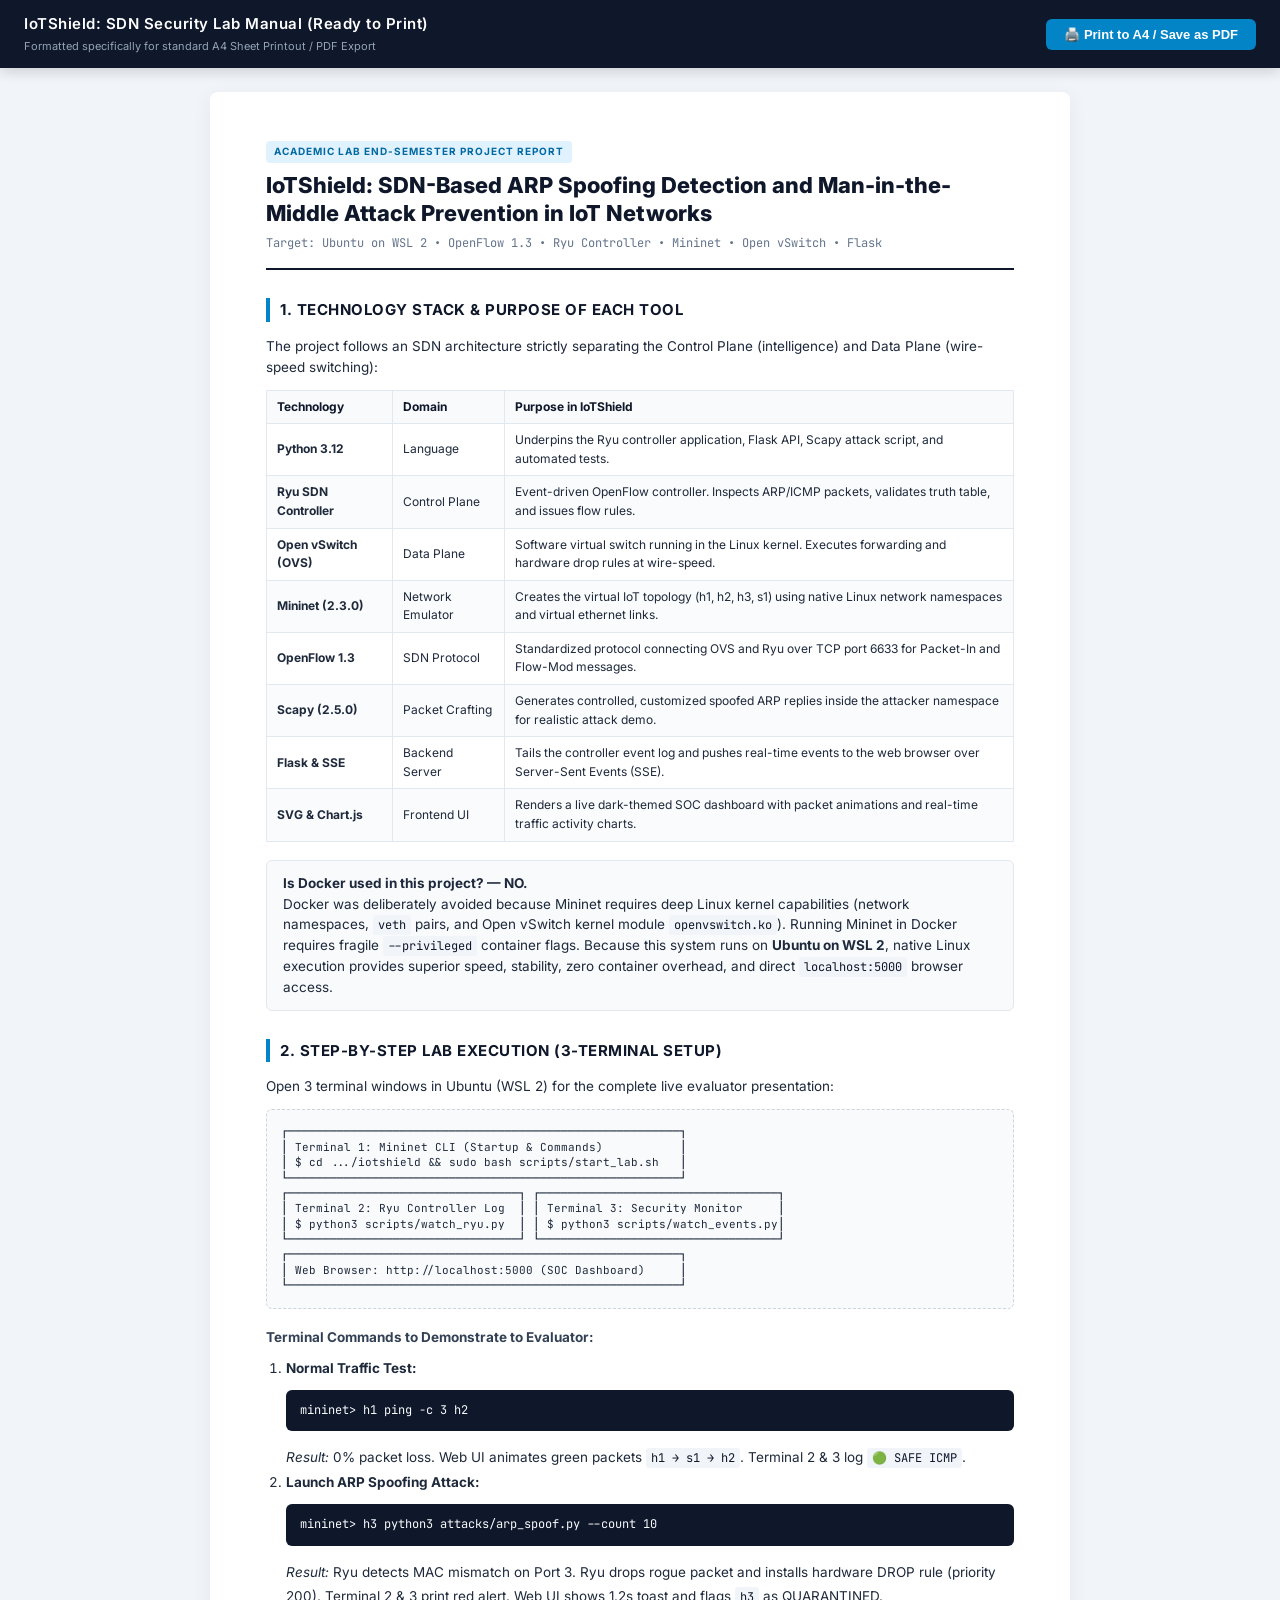
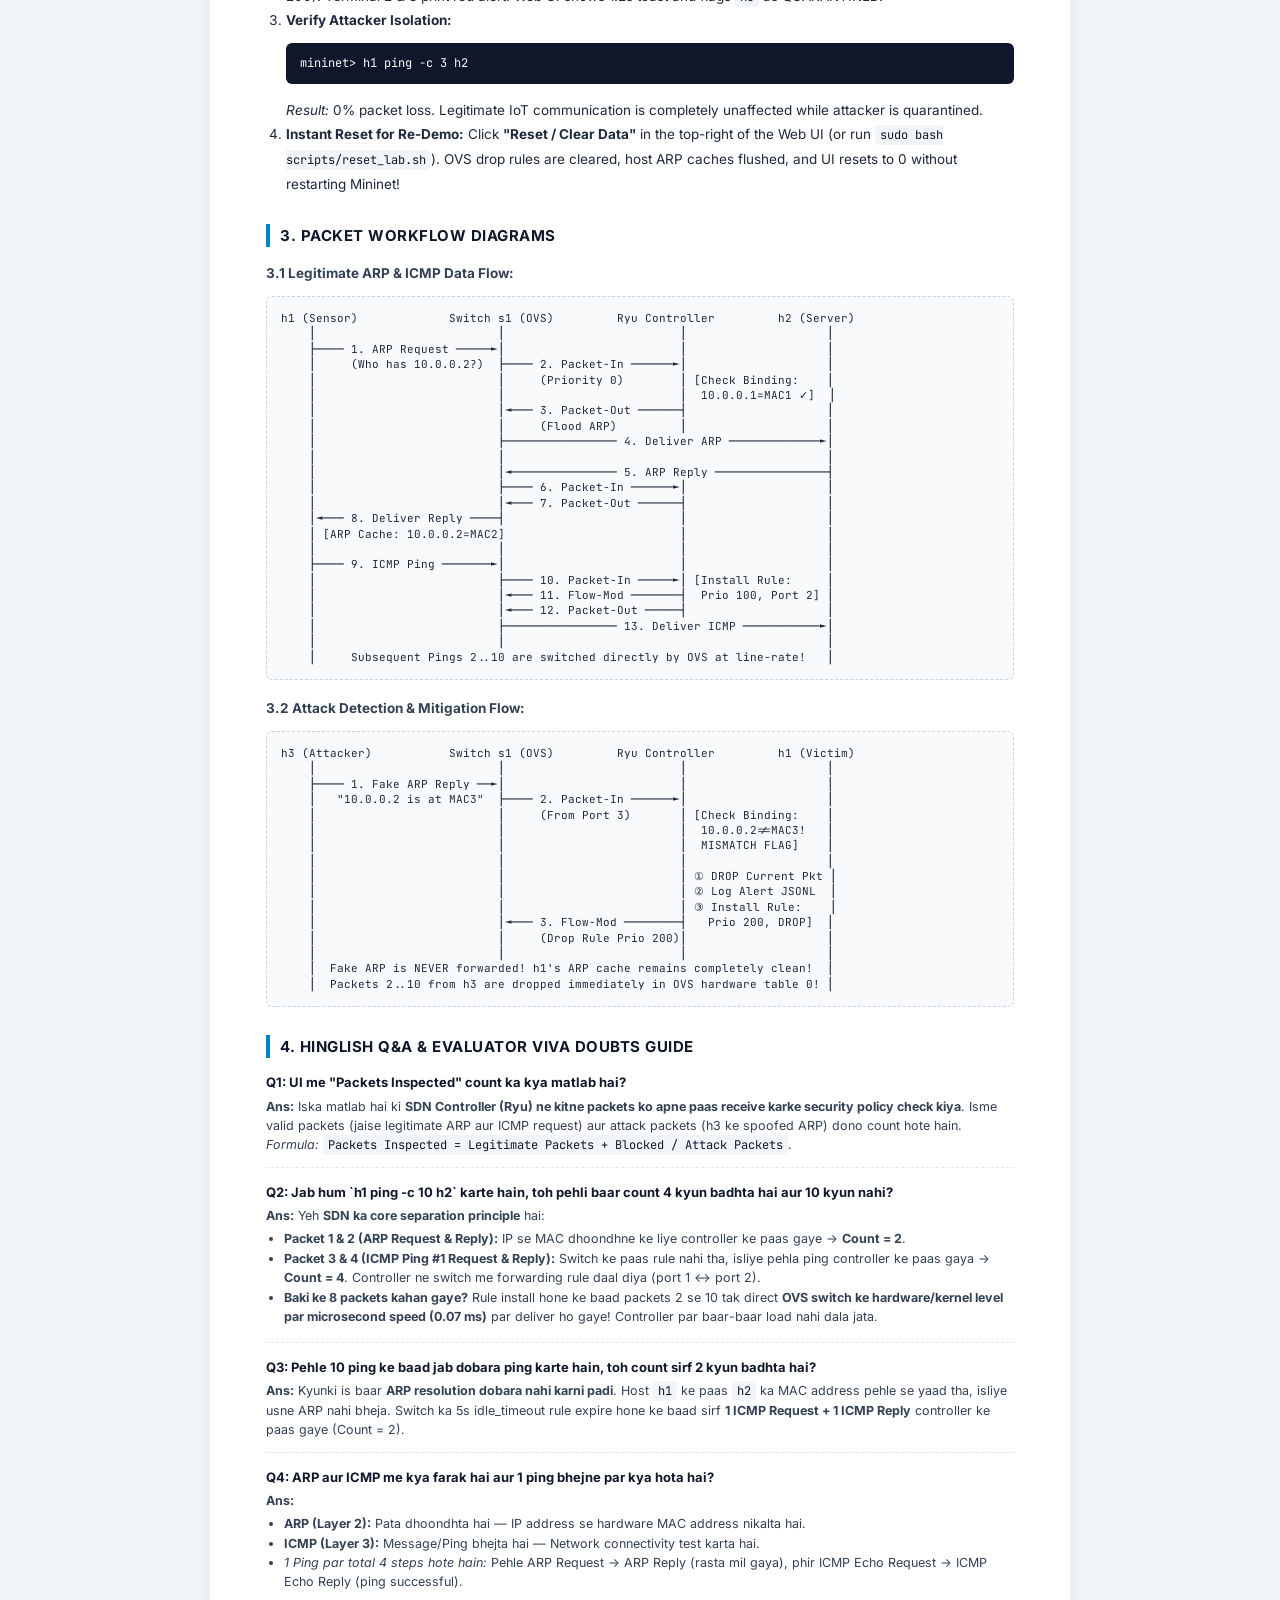
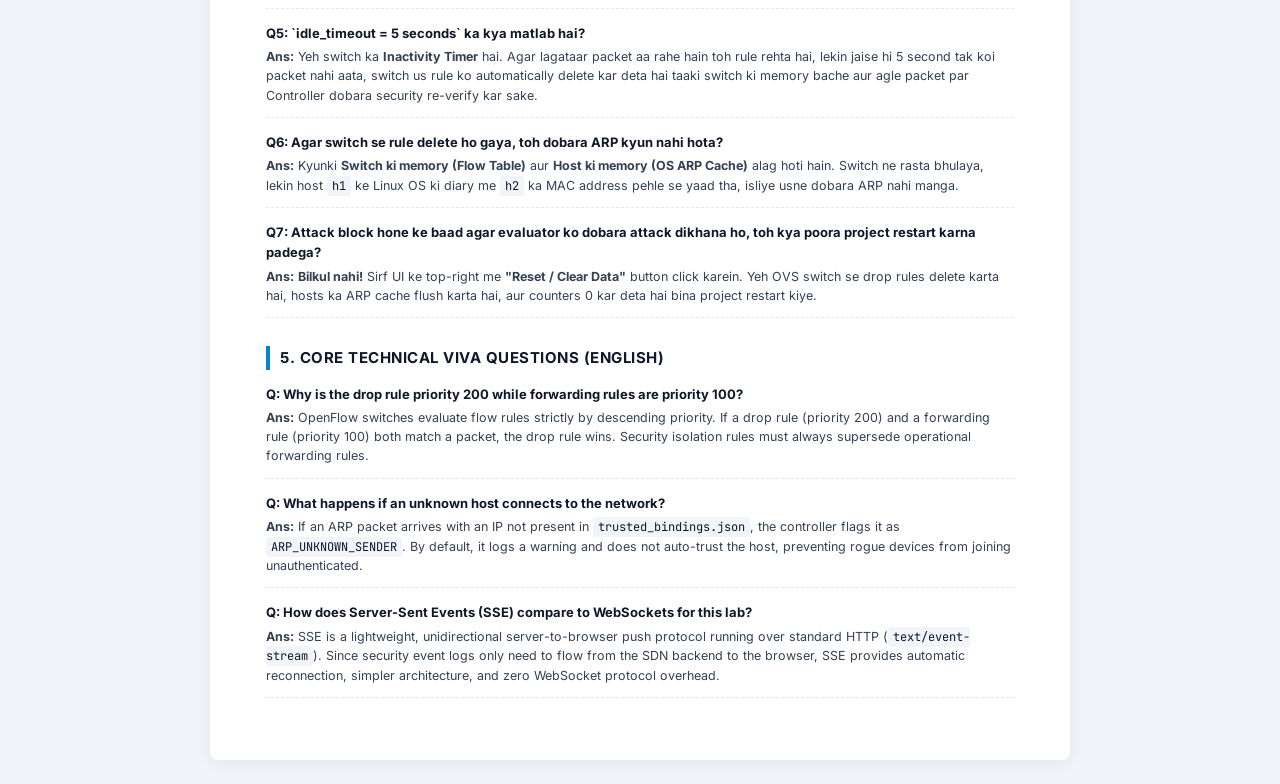
<file: iotshield/docs/manual_print.html>
<!DOCTYPE html>
<html lang="en">
<head>
  <meta charset="UTF-8" />
  <meta name="viewport" content="width=device-width, initial-scale=1.0" />
  <title>IoTShield — Academic Lab Project Manual</title>
  <link rel="preconnect" href="https://fonts.googleapis.com">
  <link rel="preconnect" href="https://fonts.gstatic.com" crossorigin>
  <link href="https://fonts.googleapis.com/css2?family=Inter:wght@400;500;600;700;800&family=JetBrains+Mono:wght@400;600&display=swap" rel="stylesheet">
  <style>
    :root {
      --primary: #0f172a;
      --accent: #0284c7;
      --accent-dark: #0369a1;
      --success: #15803d;
      --danger: #b91c1c;
      --warning: #b45309;
      --border: #e2e8f0;
      --bg-alt: #f8fafc;
      --text: #1e293b;
      --text-muted: #64748b;
    }

    * {
      box-sizing: border-box;
      margin: 0;
      padding: 0;
    }

    body {
      font-family: 'Inter', -apple-system, BlinkMacSystemFont, 'Segoe UI', Roboto, sans-serif;
      color: var(--text);
      line-height: 1.55;
      background: #f1f5f9;
      font-size: 13.5px;
    }

    .no-print-bar {
      background: #0f172a;
      color: #fff;
      padding: 12px 24px;
      display: flex;
      justify-content: space-between;
      align-items: center;
      position: sticky;
      top: 0;
      z-index: 999;
      box-shadow: 0 4px 12px rgba(0,0,0,0.15);
    }

    .no-print-bar h2 {
      font-size: 15px;
      font-weight: 600;
      letter-spacing: 0.5px;
    }

    .btn-print {
      background: #0284c7;
      color: #fff;
      border: none;
      padding: 8px 18px;
      font-size: 13px;
      font-weight: 600;
      border-radius: 6px;
      cursor: pointer;
      display: flex;
      align-items: center;
      gap: 8px;
      transition: background 0.2s;
    }

    .btn-print:hover {
      background: #0369a1;
    }

    .page-container {
      max-width: 860px;
      margin: 24px auto;
      background: #fff;
      padding: 48px 56px;
      box-shadow: 0 4px 20px rgba(0,0,0,0.06);
      border-radius: 8px;
    }

    /* Print styles */
    @media print {
      body {
        background: #fff;
        font-size: 11pt;
      }
      .no-print-bar {
        display: none !important;
      }
      .page-container {
        max-width: 100%;
        margin: 0;
        padding: 0;
        box-shadow: none;
        border-radius: 0;
      }
      .page-break {
        page-break-before: always;
      }
      @page {
        size: A4;
        margin: 16mm 14mm 16mm 14mm;
      }
    }

    /* Header styling */
    header.doc-header {
      border-bottom: 2px solid var(--primary);
      padding-bottom: 16px;
      margin-bottom: 24px;
    }

    .badge-label {
      display: inline-block;
      font-size: 10px;
      font-weight: 700;
      letter-spacing: 1px;
      text-transform: uppercase;
      background: #e0f2fe;
      color: #0369a1;
      padding: 3px 8px;
      border-radius: 4px;
      margin-bottom: 8px;
    }

    h1.project-title {
      font-size: 22px;
      font-weight: 800;
      color: var(--primary);
      line-height: 1.3;
      margin-bottom: 6px;
    }

    .project-meta {
      font-size: 12px;
      color: var(--text-muted);
      font-family: 'JetBrains Mono', monospace;
    }

    h2.section-title {
      font-size: 15px;
      font-weight: 700;
      color: var(--primary);
      text-transform: uppercase;
      letter-spacing: 0.5px;
      border-left: 4px solid var(--accent);
      padding-left: 10px;
      margin: 28px 0 14px 0;
    }

    h3.sub-title {
      font-size: 13.5px;
      font-weight: 700;
      color: #334155;
      margin: 16px 0 8px 0;
    }

    p {
      margin-bottom: 10px;
    }

    /* Tables */
    table.data-table {
      width: 100%;
      border-collapse: collapse;
      margin: 12px 0 18px 0;
      font-size: 12px;
    }

    table.data-table th, table.data-table td {
      border: 1px solid var(--border);
      padding: 7px 10px;
      text-align: left;
    }

    table.data-table th {
      background: var(--bg-alt);
      font-weight: 700;
      color: var(--primary);
    }

    table.data-table tr:nth-child(even) {
      background: #fafbfc;
    }

    /* Code boxes */
    pre, code {
      font-family: 'JetBrains Mono', monospace;
    }

    code {
      font-size: 12px;
      background: #f1f5f9;
      padding: 2px 5px;
      border-radius: 3px;
      color: #0f172a;
    }

    pre {
      background: #0f172a;
      color: #f8fafc;
      padding: 12px 14px;
      border-radius: 6px;
      font-size: 11.5px;
      line-height: 1.45;
      margin: 10px 0 14px 0;
      overflow-x: auto;
    }

    pre code {
      background: transparent;
      color: inherit;
      padding: 0;
    }

    /* Boxes */
    .info-card {
      background: #f8fafc;
      border: 1px solid #e2e8f0;
      border-radius: 6px;
      padding: 12px 16px;
      margin: 12px 0 16px 0;
    }

    .alert-card {
      border-left: 4px solid var(--danger);
      background: #fef2f2;
      padding: 10px 14px;
      border-radius: 4px;
      margin: 10px 0;
      color: #991b1b;
      font-size: 12.5px;
    }

    .success-card {
      border-left: 4px solid var(--success);
      background: #f0fdf4;
      padding: 10px 14px;
      border-radius: 4px;
      margin: 10px 0;
      color: #166534;
      font-size: 12.5px;
    }

    /* Diagram flow */
    .flow-diagram {
      background: #f8fafc;
      border: 1px dashed #cbd5e1;
      border-radius: 6px;
      padding: 14px;
      font-family: 'JetBrains Mono', monospace;
      font-size: 11px;
      line-height: 1.4;
      margin: 12px 0 18px 0;
      white-space: pre;
      overflow-x: auto;
    }

    /* Q&A section */
    .qa-item {
      margin-bottom: 14px;
      padding-bottom: 12px;
      border-bottom: 1px dashed #e2e8f0;
    }

    .qa-question {
      font-weight: 700;
      color: var(--primary);
      margin-bottom: 4px;
      font-size: 13px;
    }

    .qa-answer {
      color: #334155;
      font-size: 12.5px;
    }
  </style>
</head>
<body>

  <div class="no-print-bar">
    <div>
      <h2>IoTShield: SDN Security Lab Manual (Ready to Print)</h2>
      <span style="font-size: 11px; color: #94a3b8;">Formatted specifically for standard A4 Sheet Printout / PDF Export</span>
    </div>
    <button class="btn-print" onclick="window.print()">
      <span>🖨️ Print to A4 / Save as PDF</span>
    </button>
  </div>

  <div class="page-container">

    <!-- ─── HEADER ─────────────────────────────────────────────────────────── -->
    <header class="doc-header">
      <span class="badge-label">Academic Lab End-Semester Project Report</span>
      <h1 class="project-title">IoTShield: SDN-Based ARP Spoofing Detection and Man-in-the-Middle Attack Prevention in IoT Networks</h1>
      <div class="project-meta">
        Target: Ubuntu on WSL 2 &bull; OpenFlow 1.3 &bull; Ryu Controller &bull; Mininet &bull; Open vSwitch &bull; Flask
      </div>
    </header>

    <!-- ─── 1. ARCHITECTURE & TECH STACK ───────────────────────────────────── -->
    <h2 class="section-title">1. Technology Stack &amp; Purpose of Each Tool</h2>
    <p>The project follows an SDN architecture strictly separating the Control Plane (intelligence) and Data Plane (wire-speed switching):</p>

    <table class="data-table">
      <thead>
        <tr>
          <th>Technology</th>
          <th>Domain</th>
          <th>Purpose in IoTShield</th>
        </tr>
      </thead>
      <tbody>
        <tr>
          <td><strong>Python 3.12</strong></td>
          <td>Language</td>
          <td>Underpins the Ryu controller application, Flask API, Scapy attack script, and automated tests.</td>
        </tr>
        <tr>
          <td><strong>Ryu SDN Controller</strong></td>
          <td>Control Plane</td>
          <td>Event-driven OpenFlow controller. Inspects ARP/ICMP packets, validates truth table, and issues flow rules.</td>
        </tr>
        <tr>
          <td><strong>Open vSwitch (OVS)</strong></td>
          <td>Data Plane</td>
          <td>Software virtual switch running in the Linux kernel. Executes forwarding and hardware drop rules at wire-speed.</td>
        </tr>
        <tr>
          <td><strong>Mininet (2.3.0)</strong></td>
          <td>Network Emulator</td>
          <td>Creates the virtual IoT topology (h1, h2, h3, s1) using native Linux network namespaces and virtual ethernet links.</td>
        </tr>
        <tr>
          <td><strong>OpenFlow 1.3</strong></td>
          <td>SDN Protocol</td>
          <td>Standardized protocol connecting OVS and Ryu over TCP port 6633 for Packet-In and Flow-Mod messages.</td>
        </tr>
        <tr>
          <td><strong>Scapy (2.5.0)</strong></td>
          <td>Packet Crafting</td>
          <td>Generates controlled, customized spoofed ARP replies inside the attacker namespace for realistic attack demo.</td>
        </tr>
        <tr>
          <td><strong>Flask &amp; SSE</strong></td>
          <td>Backend Server</td>
          <td>Tails the controller event log and pushes real-time events to the web browser over Server-Sent Events (SSE).</td>
        </tr>
        <tr>
          <td><strong>SVG &amp; Chart.js</strong></td>
          <td>Frontend UI</td>
          <td>Renders a live dark-themed SOC dashboard with packet animations and real-time traffic activity charts.</td>
        </tr>
      </tbody>
    </table>

    <div class="info-card">
      <strong>Is Docker used in this project? &mdash; NO.</strong><br/>
      Docker was deliberately avoided because Mininet requires deep Linux kernel capabilities (network namespaces, <code>veth</code> pairs, and Open vSwitch kernel module <code>openvswitch.ko</code>). Running Mininet in Docker requires fragile <code>--privileged</code> container flags. Because this system runs on <strong>Ubuntu on WSL 2</strong>, native Linux execution provides superior speed, stability, zero container overhead, and direct <code>localhost:5000</code> browser access.
    </div>

    <!-- ─── 2. RUNNING THE LAB (3 TERMINALS) ─────────────────────────────────── -->
    <h2 class="section-title">2. Step-by-Step Lab Execution (3-Terminal Setup)</h2>
    <p>Open 3 terminal windows in Ubuntu (WSL 2) for the complete live evaluator presentation:</p>

    <div class="flow-diagram">┌────────────────────────────────────────────────────────┐
│ Terminal 1: Mininet CLI (Startup & Commands)           │
│ $ cd .../iotshield && sudo bash scripts/start_lab.sh   │
└────────────────────────────────────────────────────────┘
┌─────────────────────────────────┐ ┌──────────────────────────────────┐
│ Terminal 2: Ryu Controller Log  │ │ Terminal 3: Security Monitor     │
│ $ python3 scripts/watch_ryu.py  │ │ $ python3 scripts/watch_events.py│
└─────────────────────────────────┘ └──────────────────────────────────┘
┌────────────────────────────────────────────────────────┐
│ Web Browser: http://localhost:5000 (SOC Dashboard)     │
└────────────────────────────────────────────────────────┘</div>

    <h3 class="sub-title">Terminal Commands to Demonstrate to Evaluator:</h3>
    <ol style="margin-left: 20px; line-height: 1.8;">
      <li><strong>Normal Traffic Test:</strong>
        <pre><code>mininet> h1 ping -c 3 h2</code></pre>
        <em>Result:</em> 0% packet loss. Web UI animates green packets <code>h1 &rarr; s1 &rarr; h2</code>. Terminal 2 &amp; 3 log <code>🟢 SAFE ICMP</code>.
      </li>
      <li><strong>Launch ARP Spoofing Attack:</strong>
        <pre><code>mininet> h3 python3 attacks/arp_spoof.py --count 10</code></pre>
        <em>Result:</em> Ryu detects MAC mismatch on Port 3. Ryu drops rogue packet and installs hardware DROP rule (priority 200). Terminal 2 &amp; 3 print red alert. Web UI shows 1.2s toast and flags <code>h3</code> as QUARANTINED.
      </li>
      <li><strong>Verify Attacker Isolation:</strong>
        <pre><code>mininet> h1 ping -c 3 h2</code></pre>
        <em>Result:</em> 0% packet loss. Legitimate IoT communication is completely unaffected while attacker is quarantined.
      </li>
      <li><strong>Instant Reset for Re-Demo:</strong>
        Click <strong>"Reset / Clear Data"</strong> in the top-right of the Web UI (or run <code>sudo bash scripts/reset_lab.sh</code>). OVS drop rules are cleared, host ARP caches flushed, and UI resets to 0 without restarting Mininet!
      </li>
    </ol>

    <div class="page-break"></div>

    <!-- ─── 3. WORKFLOW DIAGRAMS ────────────────────────────────────────────── -->
    <h2 class="section-title">3. Packet Workflow Diagrams</h2>

    <h3 class="sub-title">3.1 Legitimate ARP &amp; ICMP Data Flow:</h3>
    <div class="flow-diagram">h1 (Sensor)             Switch s1 (OVS)         Ryu Controller         h2 (Server)
    │                          │                         │                    │
    ├──── 1. ARP Request ─────►│                         │                    │
    │     (Who has 10.0.0.2?)  ├──── 2. Packet-In ──────►│                    │
    │                          │     (Priority 0)        │ [Check Binding:    │
    │                          │                         │  10.0.0.1=MAC1 ✓]  │
    │                          │◄─── 3. Packet-Out ──────┤                    │
    │                          │     (Flood ARP)         │                    │
    │                          ├──────────────── 4. Deliver ARP ─────────────►│
    │                          │                                              │
    │                          │◄─────────────── 5. ARP Reply ────────────────┤
    │                          ├──── 6. Packet-In ──────►│                    │
    │                          │◄─── 7. Packet-Out ──────┤                    │
    │◄─── 8. Deliver Reply ────┤                         │                    │
    │ [ARP Cache: 10.0.0.2=MAC2]                         │                    │
    │                          │                         │                    │
    ├──── 9. ICMP Ping ───────►│                         │                    │
    │                          ├──── 10. Packet-In ─────►│ [Install Rule:     │
    │                          │◄─── 11. Flow-Mod ───────┤  Prio 100, Port 2] │
    │                          │◄─── 12. Packet-Out ─────┤                    │
    │                          ├──────────────── 13. Deliver ICMP ───────────►│
    │                          │                                              │
    │     Subsequent Pings 2..10 are switched directly by OVS at line-rate!   │</div>

    <h3 class="sub-title">3.2 Attack Detection &amp; Mitigation Flow:</h3>
    <div class="flow-diagram">h3 (Attacker)           Switch s1 (OVS)         Ryu Controller         h1 (Victim)
    │                          │                         │                    │
    ├──── 1. Fake ARP Reply ──►│                         │                    │
    │   "10.0.0.2 is at MAC3"  ├──── 2. Packet-In ──────►│                    │
    │                          │     (From Port 3)       │ [Check Binding:    │
    │                          │                         │  10.0.0.2!=MAC3!   │
    │                          │                         │  MISMATCH FLAG]    │
    │                          │                         │                    │
    │                          │                         │ ① DROP Current Pkt │
    │                          │                         │ ② Log Alert JSONL  │
    │                          │                         │ ③ Install Rule:    │
    │                          │◄─── 3. Flow-Mod ────────┤   Prio 200, DROP]  │
    │                          │     (Drop Rule Prio 200)│                    │
    │                          │                         │                    │
    │  Fake ARP is NEVER forwarded! h1's ARP cache remains completely clean!  │
    │  Packets 2..10 from h3 are dropped immediately in OVS hardware table 0! │</div>

    <!-- ─── 4. HINGLISH VIVA DOUBTS & Q&A ───────────────────────────────────── -->
    <h2 class="section-title">4. Hinglish Q&amp;A &amp; Evaluator Viva Doubts Guide</h2>

    <div class="qa-item">
      <div class="qa-question">Q1: UI me "Packets Inspected" count ka kya matlab hai?</div>
      <div class="qa-answer">
        <strong>Ans:</strong> Iska matlab hai ki <strong>SDN Controller (Ryu) ne kitne packets ko apne paas receive karke security policy check kiya</strong>. Isme valid packets (jaise legitimate ARP aur ICMP request) aur attack packets (h3 ke spoofed ARP) dono count hote hain.<br/>
        <em>Formula:</em> <code>Packets Inspected = Legitimate Packets + Blocked / Attack Packets</code>.
      </div>
    </div>

    <div class="qa-item">
      <div class="qa-question">Q2: Jab hum `h1 ping -c 10 h2` karte hain, toh pehli baar count 4 kyun badhta hai aur 10 kyun nahi?</div>
      <div class="qa-answer">
        <strong>Ans:</strong> Yeh <strong>SDN ka core separation principle</strong> hai:
        <ul style="margin: 4px 0 4px 18px;">
          <li><strong>Packet 1 &amp; 2 (ARP Request &amp; Reply):</strong> IP se MAC dhoondhne ke liye controller ke paas gaye &rarr; <strong>Count = 2</strong>.</li>
          <li><strong>Packet 3 &amp; 4 (ICMP Ping #1 Request &amp; Reply):</strong> Switch ke paas rule nahi tha, isliye pehla ping controller ke paas gaya &rarr; <strong>Count = 4</strong>. Controller ne switch me forwarding rule daal diya (port 1 &harr; port 2).</li>
          <li><strong>Baki ke 8 packets kahan gaye?</strong> Rule install hone ke baad packets 2 se 10 tak direct <strong>OVS switch ke hardware/kernel level par microsecond speed (0.07 ms)</strong> par deliver ho gaye! Controller par baar-baar load nahi dala jata.</li>
        </ul>
      </div>
    </div>

    <div class="qa-item">
      <div class="qa-question">Q3: Pehle 10 ping ke baad jab dobara ping karte hain, toh count sirf 2 kyun badhta hai?</div>
      <div class="qa-answer">
        <strong>Ans:</strong> Kyunki is baar <strong>ARP resolution dobara nahi karni padi</strong>. Host <code>h1</code> ke paas <code>h2</code> ka MAC address pehle se yaad tha, isliye usne ARP nahi bheja. Switch ka 5s idle_timeout rule expire hone ke baad sirf <strong>1 ICMP Request + 1 ICMP Reply</strong> controller ke paas gaye (Count = 2).
      </div>
    </div>

    <div class="qa-item">
      <div class="qa-question">Q4: ARP aur ICMP me kya farak hai aur 1 ping bhejne par kya hota hai?</div>
      <div class="qa-answer">
        <strong>Ans:</strong>
        <ul style="margin: 4px 0 4px 18px;">
          <li><strong>ARP (Layer 2):</strong> Pata dhoondhta hai &mdash; IP address se hardware MAC address nikalta hai.</li>
          <li><strong>ICMP (Layer 3):</strong> Message/Ping bhejta hai &mdash; Network connectivity test karta hai.</li>
          <li><em>1 Ping par total 4 steps hote hain:</em> Pehle ARP Request &rarr; ARP Reply (rasta mil gaya), phir ICMP Echo Request &rarr; ICMP Echo Reply (ping successful).</li>
        </ul>
      </div>
    </div>

    <div class="qa-item">
      <div class="qa-question">Q5: `idle_timeout = 5 seconds` ka kya matlab hai?</div>
      <div class="qa-answer">
        <strong>Ans:</strong> Yeh switch ka <strong>Inactivity Timer</strong> hai. Agar lagataar packet aa rahe hain toh rule rehta hai, lekin jaise hi 5 second tak koi packet nahi aata, switch us rule ko automatically delete kar deta hai taaki switch ki memory bache aur agle packet par Controller dobara security re-verify kar sake.
      </div>
    </div>

    <div class="qa-item">
      <div class="qa-question">Q6: Agar switch se rule delete ho gaya, toh dobara ARP kyun nahi hota?</div>
      <div class="qa-answer">
        <strong>Ans:</strong> Kyunki <strong>Switch ki memory (Flow Table)</strong> aur <strong>Host ki memory (OS ARP Cache)</strong> alag hoti hain. Switch ne rasta bhulaya, lekin host <code>h1</code> ke Linux OS ki diary me <code>h2</code> ka MAC address pehle se yaad tha, isliye usne dobara ARP nahi manga.
      </div>
    </div>

    <div class="qa-item">
      <div class="qa-question">Q7: Attack block hone ke baad agar evaluator ko dobara attack dikhana ho, toh kya poora project restart karna padega?</div>
      <div class="qa-answer">
        <strong>Ans:</strong> <strong>Bilkul nahi!</strong> Sirf UI ke top-right me <strong>"Reset / Clear Data"</strong> button click karein. Yeh OVS switch se drop rules delete karta hai, hosts ka ARP cache flush karta hai, aur counters 0 kar deta hai bina project restart kiye.
      </div>
    </div>

    <!-- ─── 5. TECHNICAL VIVA QA ────────────────────────────────────────────── -->
    <h2 class="section-title">5. Core Technical Viva Questions (English)</h2>

    <div class="qa-item">
      <div class="qa-question">Q: Why is the drop rule priority 200 while forwarding rules are priority 100?</div>
      <div class="qa-answer">
        <strong>Ans:</strong> OpenFlow switches evaluate flow rules strictly by descending priority. If a drop rule (priority 200) and a forwarding rule (priority 100) both match a packet, the drop rule wins. Security isolation rules must always supersede operational forwarding rules.
      </div>
    </div>

    <div class="qa-item">
      <div class="qa-question">Q: What happens if an unknown host connects to the network?</div>
      <div class="qa-answer">
        <strong>Ans:</strong> If an ARP packet arrives with an IP not present in <code>trusted_bindings.json</code>, the controller flags it as <code>ARP_UNKNOWN_SENDER</code>. By default, it logs a warning and does not auto-trust the host, preventing rogue devices from joining unauthenticated.
      </div>
    </div>

    <div class="qa-item">
      <div class="qa-question">Q: How does Server-Sent Events (SSE) compare to WebSockets for this lab?</div>
      <div class="qa-answer">
        <strong>Ans:</strong> SSE is a lightweight, unidirectional server-to-browser push protocol running over standard HTTP (<code>text/event-stream</code>). Since security event logs only need to flow from the SDN backend to the browser, SSE provides automatic reconnection, simpler architecture, and zero WebSocket protocol overhead.
      </div>
    </div>

  </div>

</body>
</html>
</file>
